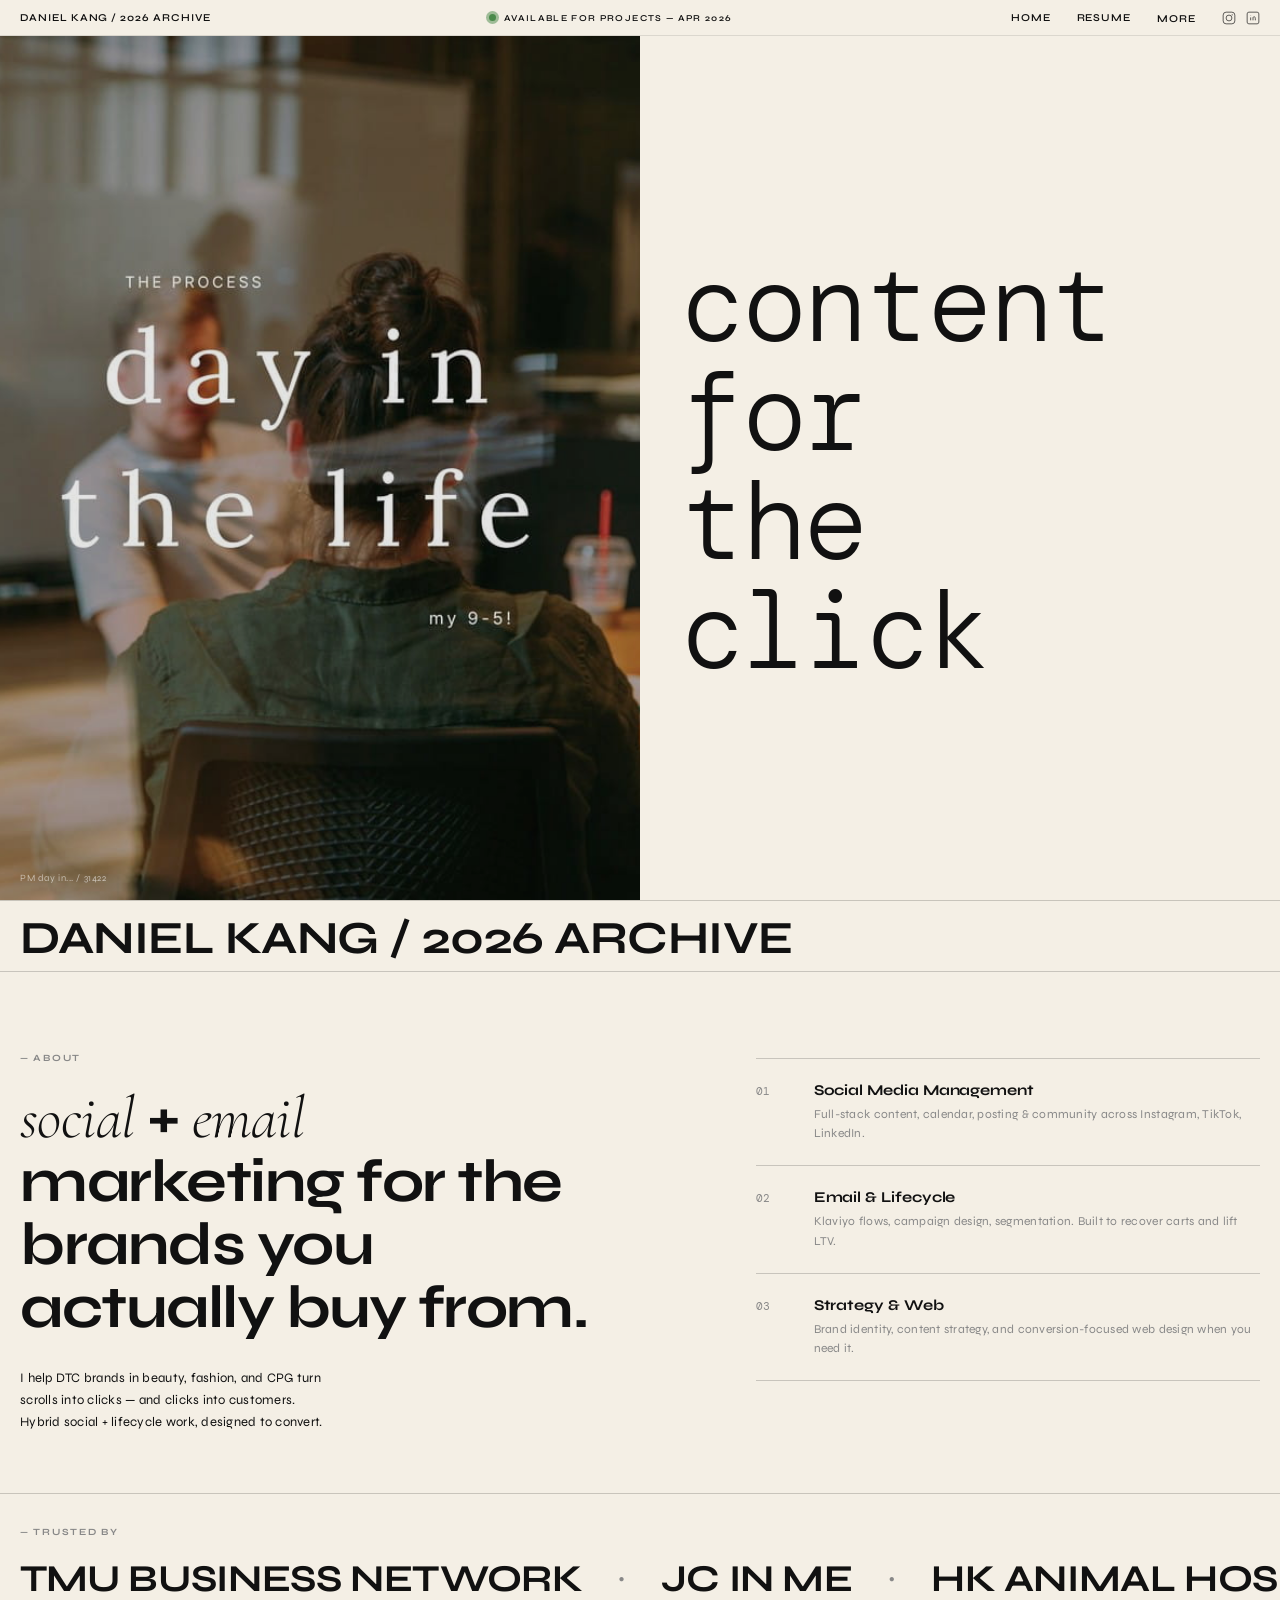
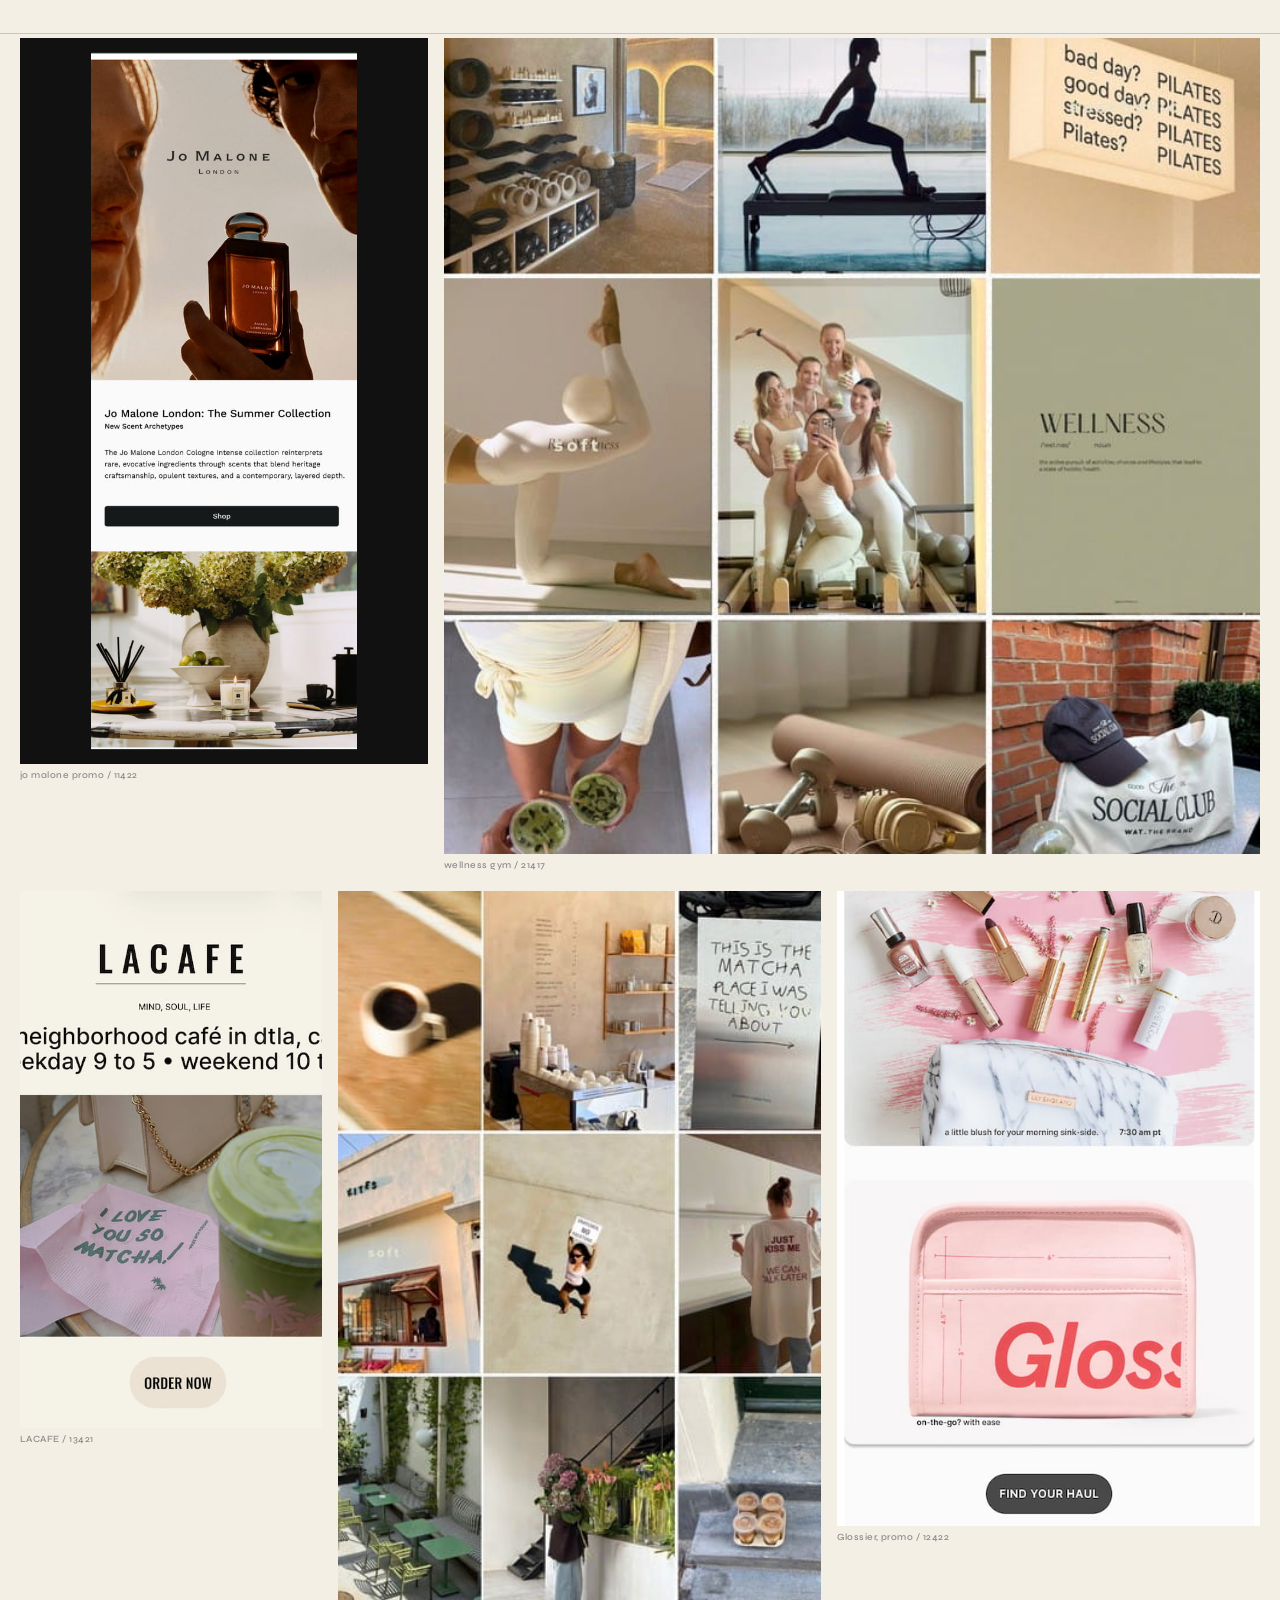
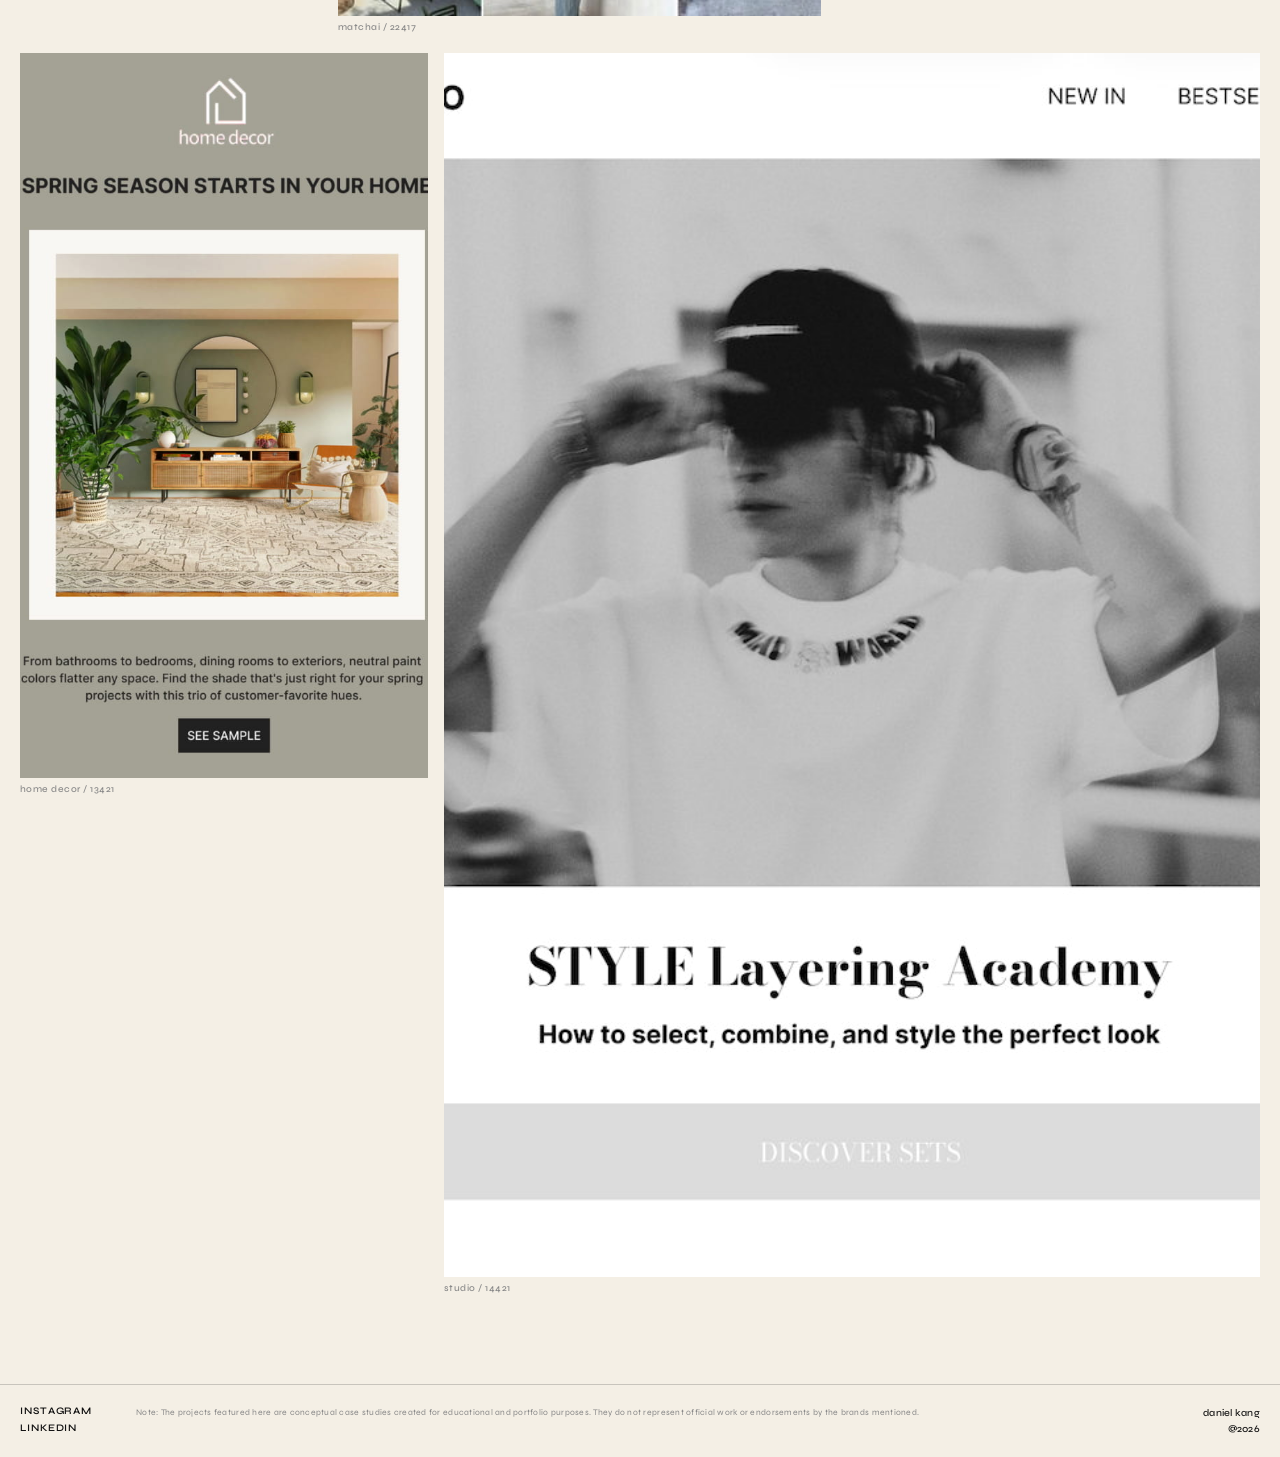
<file: index.html>
<!DOCTYPE html>
<html lang="en">
<head>
  <meta charset="UTF-8" />
  <meta name="viewport" content="width=device-width, initial-scale=1.0" />
  <title>Daniel Kang — Social + Email Marketing</title>
  <meta name="description" content="Daniel Kang — freelance social media management & email marketing for DTC brands in beauty, fashion, and CPG." />

  <!-- Open Graph / LinkedIn / iMessage preview -->
  <meta property="og:title" content="Daniel Kang — Social + Email Marketing" />
  <meta property="og:description" content="Freelance social + email marketing for DTC brands. Currently accepting projects." />
  <meta property="og:type" content="website" />
  <meta property="og:url" content="https://dkang120.github.io/dk2026mp/" />
  <meta property="og:image" content="https://dkang120.github.io/dk2026mp/images/hero-main.jpg" />
  <meta name="twitter:card" content="summary_large_image" />

  <!-- Favicon (inline SVG, no external file needed) -->
  <link rel="icon" type="image/svg+xml" href="data:image/svg+xml,%3Csvg xmlns='http://www.w3.org/2000/svg' viewBox='0 0 100 100'%3E%3Crect width='100' height='100' fill='%23f4efe5'/%3E%3Ctext x='50' y='68' font-family='Georgia,serif' font-style='italic' font-size='62' font-weight='300' text-anchor='middle' fill='%23111'%3Edk%3C/text%3E%3C/svg%3E" />

  <link rel="stylesheet" href="style.css" />
  <link
    href="https://fonts.googleapis.com/css2?family=Cormorant+Garamond:ital,wght@0,300;0,400;1,300;1,400;1,600&family=DM+Mono:wght@300;400&family=Syne:wght@400;500;600;700&display=swap"
    rel="stylesheet"
  />
</head>
<body>

  <!-- ══════════════════════════════════════
       PAGE LOAD INTRO
  ══════════════════════════════════════ -->
  <div class="intro-curtain" id="introCurtain">
    <div class="intro-mark">
      <span class="intro-mark-line">DANIEL KANG</span>
      <span class="intro-mark-sub">2026 ARCHIVE</span>
    </div>
  </div>

  <!-- Custom cursor -->
  <div class="cursor-pill" id="cursorPill">VIEW</div>

  <!-- ══════════════════════════════════════
       NAV
  ══════════════════════════════════════ -->
  <nav class="nav" id="nav">
    <a href="index.html" class="nav-logo">DANIEL KANG / 2026 ARCHIVE</a>

    <span class="nav-status">
      <span class="status-dot"></span>
      AVAILABLE FOR PROJECTS — APR 2026
    </span>

    <div class="nav-links">
      <a href="index.html" class="nav-link active">HOME</a>

      <!-- Resume → opens in new tab -->
      <a href="Daniel_s_Resume.pdf" class="nav-link" target="_blank" rel="noopener">RESUME</a>

      <!-- More dropdown -->
      <div class="nav-dropdown" id="moreDropdown">
        <button class="nav-link dropdown-trigger" id="dropdownBtn" aria-expanded="false">
          MORE
        </button>
        <div class="dropdown-menu" id="dropdownMenu" aria-hidden="true">
          <a href="contact.html" class="dropdown-item">CONTACT</a>
          <a href="https://www.instagram.com/daniellllkang1" target="_blank" rel="noopener" class="dropdown-item">INSTAGRAM</a>
          <a href="https://www.linkedin.com/in/danielkanggg" target="_blank" rel="noopener" class="dropdown-item">LINKEDIN</a>
        </div>
      </div>

      <!-- Social icons -->
      <div class="nav-socials">
        <a href="https://www.instagram.com/daniellllkang1" target="_blank" rel="noopener" class="social-icon" aria-label="Instagram">
          <svg width="14" height="14" viewBox="0 0 24 24" fill="none" stroke="currentColor" stroke-width="1.5"><rect x="2" y="2" width="20" height="20" rx="5"/><circle cx="12" cy="12" r="5"/><circle cx="17.5" cy="6.5" r="1" fill="currentColor" stroke="none"/></svg>
        </a>
        <a href="https://www.linkedin.com/in/danielkanggg" target="_blank" rel="noopener" class="social-icon" aria-label="LinkedIn">
          <svg width="14" height="14" viewBox="0 0 24 24" fill="none" stroke="currentColor" stroke-width="1.5"><rect x="2" y="2" width="20" height="20" rx="3"/><line x1="8" y1="11" x2="8" y2="16"/><line x1="8" y1="8" x2="8" y2="8.5"/><path d="M12 11v5m0-5c0 0 .5-1 2-1s2 1 2 3v3"/></svg>
        </a>
      </div>
    </div>
  </nav>

  <main>

    <!-- ══════════════════════════════════════
         SECTION 1 — HOME
    ══════════════════════════════════════ -->
    <section id="home" class="section-home">

      <!-- Hero Row -->
      <div class="hero-grid">

        <!-- Col 1: Hero image with overlay -->
        <div class="hero-image-col">
          <div class="hero-image-wrap">
            <div class="hero-image">
              <img src="images/hero-main.jpg" alt="Day in the life" />
            </div>
            <p class="hero-image-caption">PM day in... / 31422</p>
          </div>
        </div>

        <!-- Col 2: Mono tagline -->
        <div class="hero-text-col">
          <p class="hero-mono">content<br />for<br />the<br />click</p>
        </div>

      </div><!-- /hero-grid -->

      <!-- Archive Title -->
      <div class="archive-title">DANIEL KANG / 2026 ARCHIVE</div>

    </section><!-- /section-home -->


    <!-- ══════════════════════════════════════
         SECTION — ABOUT / SERVICES
    ══════════════════════════════════════ -->
    <section class="section-about">
      <div class="about-grid">

        <div class="about-intro">
          <p class="about-eyebrow">— ABOUT</p>
          <h2 class="about-headline">
            <em>social</em> + <em>email</em> marketing for the brands you actually buy from.
          </h2>
          <p class="about-body">
            I help DTC brands in beauty, fashion, and CPG turn scrolls into clicks — and clicks into customers. Hybrid social + lifecycle work, designed to convert.
          </p>
        </div>

        <div class="services-list">
          <div class="service-item">
            <span class="service-num">01</span>
            <div>
              <h3 class="service-title">Social Media Management</h3>
              <p class="service-desc">Full-stack content, calendar, posting & community across Instagram, TikTok, LinkedIn.</p>
            </div>
          </div>
          <div class="service-item">
            <span class="service-num">02</span>
            <div>
              <h3 class="service-title">Email & Lifecycle</h3>
              <p class="service-desc">Klaviyo flows, campaign design, segmentation. Built to recover carts and lift LTV.</p>
            </div>
          </div>
          <div class="service-item">
            <span class="service-num">03</span>
            <div>
              <h3 class="service-title">Strategy & Web</h3>
              <p class="service-desc">Brand identity, content strategy, and conversion-focused web design when you need it.</p>
            </div>
          </div>
        </div>

      </div>
    </section>


    <!-- ══════════════════════════════════════
         SECTION — CLIENTS
    ══════════════════════════════════════ -->
    <section class="section-clients">
      <p class="clients-label">— TRUSTED BY</p>
      <div class="clients-marquee">
        <span class="client-name">TMU BUSINESS NETWORK</span>
        <span class="client-dot">●</span>
        <span class="client-name">JC IN ME</span>
        <span class="client-dot">●</span>
        <span class="client-name">HK ANIMAL HOSPITAL</span>
        <span class="client-dot">●</span>
        <span class="client-name">TMU BUSINESS NETWORK</span>
        <span class="client-dot">●</span>
        <span class="client-name">JC IN ME</span>
        <span class="client-dot">●</span>
        <span class="client-name">HK ANIMAL HOSPITAL</span>
      </div>
    </section>


    <!-- ══════════════════════════════════════
         SECTION 2 — PORTFOLIO
    ══════════════════════════════════════ -->
    <section id="portfolio" class="section-portfolio">

      <!-- Row 1: jo malone + wellness gym -->
      <div class="project-row row-2col-narrow-wide">

        <div class="project-item">
            <div class="project-thumb phone-thumb jo-malone-thumb">
            <img src="images/jo-malone.jpg" alt="Jo Malone promo" loading="lazy" />
            <div class="project-overlay">
              <span class="overlay-client">JO MALONE</span>
              <span class="overlay-meta">Email Campaign · 2026</span>
              <span class="overlay-tag">CONCEPTUAL</span>
            </div>
          </div>
          <span class="project-label">jo malone promo / 11422</span>
        </div>

        <div class="project-item">
          <div class="project-thumb mood-board-thumb">
            <img src="images/wellness-gym.jpg" alt="Wellness gym" loading="lazy" />
            <div class="project-overlay">
              <span class="overlay-client">WELLNESS GYM</span>
              <span class="overlay-meta">Brand Mood Board · 2026</span>
              <span class="overlay-tag">CONCEPTUAL</span>
            </div>
          </div>
          <span class="project-label">wellness gym / 21417</span>
        </div>

      </div><!-- /row-1 -->

      <!-- Row 2: LACAFE + matchai + glossier -->
      <div class="project-row row-3col">

        <div class="project-item">
          <div class="project-thumb phone-thumb">
            <img src="images/lacafe.jpg" alt="LACAFE" loading="lazy" />
            <div class="project-overlay">
              <span class="overlay-client">LACAFE</span>
              <span class="overlay-meta">Email Campaign · 2026</span>
              <span class="overlay-tag">CONCEPTUAL</span>
            </div>
          </div>
          <span class="project-label">LACAFE / 13421</span>
        </div>

        <div class="project-item">
          <div class="project-thumb portrait-thumb">
            <img src="images/matchai.jpg" alt="Matchai" loading="lazy" />
            <div class="project-overlay">
              <span class="overlay-client">MATCHAI</span>
              <span class="overlay-meta">Social Mood Board · 2026</span>
              <span class="overlay-tag">CONCEPTUAL</span>
            </div>
          </div>
          <span class="project-label">matchai / 22417</span>
        </div>

        <div class="project-item">
          <div class="project-thumb portrait-thumb glossier-thumb">
            <img src="images/glossier.jpg" alt="Glossier promo" loading="lazy" />
            <div class="project-overlay">
              <span class="overlay-client">GLOSSIER</span>
              <span class="overlay-meta">Email Campaign · 2026</span>
              <span class="overlay-tag">CONCEPTUAL</span>
            </div>
          </div>
          <span class="project-label">Glossier, promo / 12422</span>
        </div>

      </div><!-- /row-2 -->

      <!-- Row 3: home decor + studio -->
      <div class="project-row row-2col-narrow-wide">

        <div class="project-item">
          <div class="project-thumb phone-thumb">
            <img src="images/home-decor.jpg" alt="Home decor" loading="lazy" />
            <div class="project-overlay">
              <span class="overlay-client">HOME DECOR</span>
              <span class="overlay-meta">Email Campaign · 2026</span>
              <span class="overlay-tag">CONCEPTUAL</span>
            </div>
          </div>
          <span class="project-label">home decor / 13421</span>
        </div>

        <div class="project-item">
          <div class="project-thumb wide-thumb">
            <img src="images/studio.jpg" alt="Studio" loading="lazy" />
            <div class="project-overlay">
              <span class="overlay-client">STUDIO</span>
              <span class="overlay-meta">Web Design · 2026</span>
              <span class="overlay-tag">CONCEPTUAL</span>
            </div>
          </div>
          <span class="project-label">studio / 14421</span>
        </div>

      </div><!-- /row-3 -->

    </section><!-- /section-portfolio -->


  </main>

  <!-- ══════════════════════════════════════
       FOOTER
  ══════════════════════════════════════ -->
  <footer class="footer">
    <div class="footer-socials">
      <a href="https://www.instagram.com/daniellllkang1" target="_blank" rel="noopener" class="footer-social-link">INSTAGRAM</a>
      <a href="https://www.linkedin.com/in/danielkanggg" target="_blank" rel="noopener" class="footer-social-link">LINKEDIN</a>
    </div>
    <div class="footer-note">
      <p>Note: The projects featured here are conceptual case studies created for educational and portfolio purposes. They do not represent official work or endorsements by the brands mentioned.</p>
    </div>
    <div class="footer-credit">
      <p>daniel kang<br />@2026</p>
    </div>
  </footer>

  <script src="script.js"></script>

  <script>
    // ─── Intro curtain ───────────────────
    window.addEventListener('load', () => {
      const curtain = document.getElementById('introCurtain');
      if (!curtain) return;
      // Only show curtain on first visit per session
      if (sessionStorage.getItem('introShown')) {
        curtain.style.display = 'none';
        return;
      }
      setTimeout(() => curtain.classList.add('intro-lift'), 1100);
      setTimeout(() => {
        curtain.style.display = 'none';
        sessionStorage.setItem('introShown', '1');
      }, 1900);
    });

    // ─── Custom cursor pill on project hover ───
    (function() {
      const pill = document.getElementById('cursorPill');
      if (!pill) return;
      const thumbs = document.querySelectorAll('.project-thumb');

      document.addEventListener('mousemove', (e) => {
        pill.style.left = e.clientX + 'px';
        pill.style.top  = e.clientY + 'px';
      });

      thumbs.forEach(t => {
        t.addEventListener('mouseenter', () => pill.classList.add('cursor-active'));
        t.addEventListener('mouseleave', () => pill.classList.remove('cursor-active'));
      });
    })();
  </script>
</body>
</html>
</file>
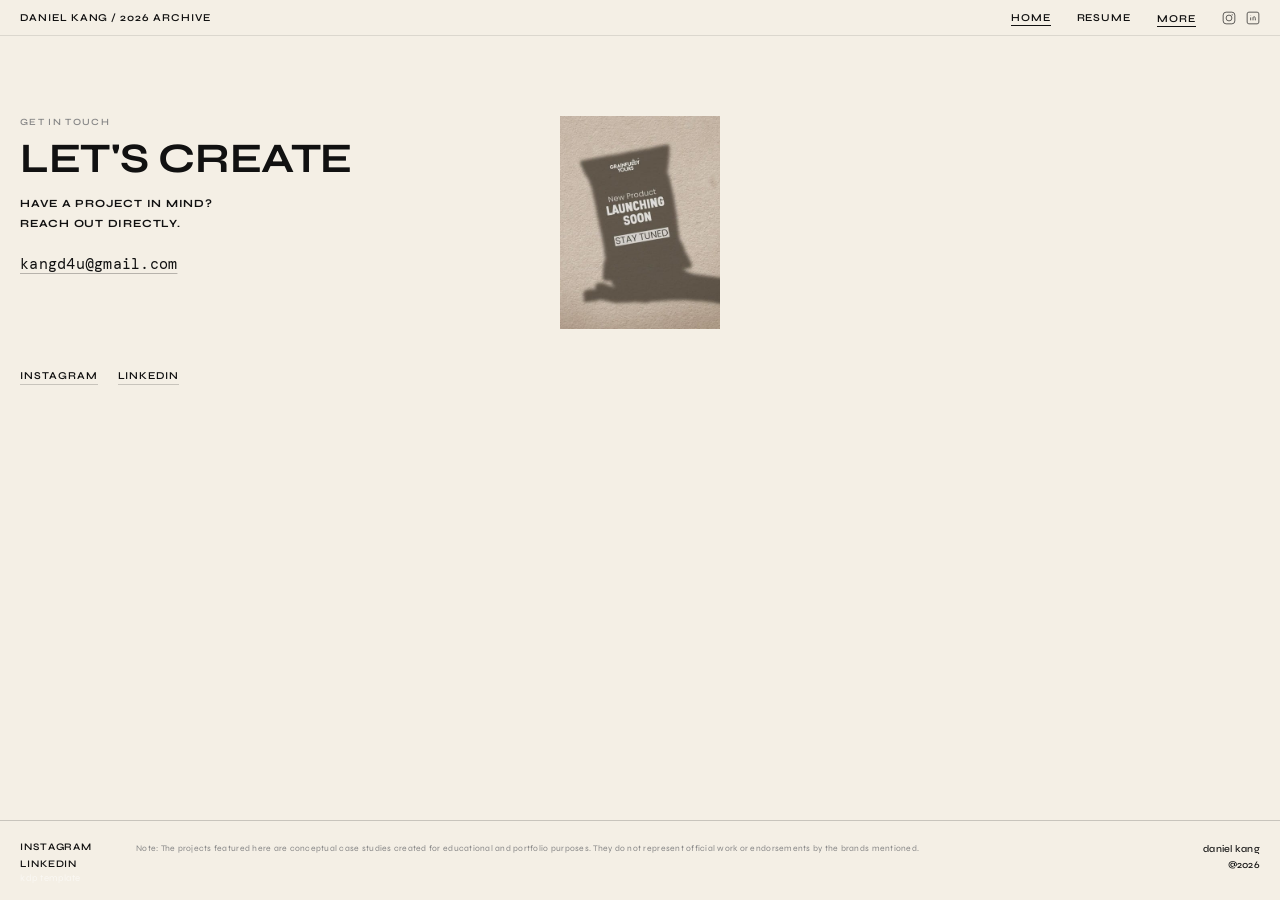
<file: contact.html>
<!DOCTYPE html>
<html lang="en">
<head>
  <meta charset="UTF-8" />
  <meta name="viewport" content="width=device-width, initial-scale=1.0" />
  <title>Contact — Daniel Kang</title>
  <link rel="stylesheet" href="style.css" />
  <link
    href="https://fonts.googleapis.com/css2?family=Cormorant+Garamond:ital,wght@0,300;0,400;1,300;1,400;1,600&family=DM+Mono:wght@300;400&family=Syne:wght@400;500;600;700&display=swap"
    rel="stylesheet"
  />
</head>
<body>

  <!-- NAV -->
  <nav class="nav">
    <a href="index.html" class="nav-logo">DANIEL KANG / 2026 ARCHIVE</a>
    <div class="nav-links">
      <a href="index.html" class="nav-link">HOME</a>
      <a href="resume.html" class="nav-link" target="_blank" rel="noopener">RESUME</a>
      <div class="nav-dropdown" id="moreDropdown">
        <button class="nav-link dropdown-trigger is-open" id="dropdownBtn" aria-expanded="false">
          MORE
        </button>
        <div class="dropdown-menu" id="dropdownMenu" aria-hidden="true">
          <a href="contact.html" class="dropdown-item">CONTACT</a>
          <a href="https://www.instagram.com/daniellllkang1" target="_blank" rel="noopener" class="dropdown-item">INSTAGRAM</a>
          <a href="https://www.linkedin.com/in/danielkanggg" target="_blank" rel="noopener" class="dropdown-item">LINKEDIN</a>
        </div>
      </div>
      <div class="nav-socials">
        <a href="https://www.instagram.com/daniellllkang1" target="_blank" rel="noopener" class="social-icon" aria-label="Instagram">
          <svg width="14" height="14" viewBox="0 0 24 24" fill="none" stroke="currentColor" stroke-width="1.5"><rect x="2" y="2" width="20" height="20" rx="5"/><circle cx="12" cy="12" r="5"/><circle cx="17.5" cy="6.5" r="1" fill="currentColor" stroke="none"/></svg>
        </a>
        <a href="https://www.linkedin.com/in/danielkanggg" target="_blank" rel="noopener" class="social-icon" aria-label="LinkedIn">
          <svg width="14" height="14" viewBox="0 0 24 24" fill="none" stroke="currentColor" stroke-width="1.5"><rect x="2" y="2" width="20" height="20" rx="3"/><line x1="8" y1="11" x2="8" y2="16"/><line x1="8" y1="8" x2="8" y2="8.5"/><path d="M12 11v5m0-5c0 0 .5-1 2-1s2 1 2 3v3"/></svg>
        </a>
      </div>
    </div>
  </nav>

  <!-- CONTACT PAGE -->
  <main class="contact-page">
    <div class="contact-page-inner">

      <div class="contact-page-left">
        <p class="contact-eyebrow">GET IN TOUCH</p>
        <h1 class="contact-page-headline">LET'S CREATE</h1>
        <p class="contact-page-sub">HAVE A PROJECT IN MIND?<br />REACH OUT DIRECTLY.</p>
        <a href="mailto:kangd4u@gmail.com" class="contact-email">kangd4u@gmail.com</a>
      </div>

      <div class="contact-page-right">
        <div class="contact-page-product">
          <img src="images/product-card.jpg" alt="New product launching soon" />
        </div>
        <p class="hero-image-caption" style="text-align:right;">kdp template</p>
      </div>

    </div>

    <div class="contact-socials-row">
      <a href="https://www.instagram.com/daniellllkang1" target="_blank" rel="noopener" class="contact-social-link">INSTAGRAM</a>
      <a href="https://www.linkedin.com/in/danielkanggg" target="_blank" rel="noopener" class="contact-social-link">LINKEDIN</a>
    </div>
  </main>

  <!-- FOOTER -->
  <footer class="footer">
    <div class="footer-socials">
      <a href="https://www.instagram.com/daniellllkang1" target="_blank" rel="noopener" class="footer-social-link">INSTAGRAM</a>
      <a href="https://www.linkedin.com/in/danielkanggg" target="_blank" rel="noopener" class="footer-social-link">LINKEDIN</a>
    </div>
    <div class="footer-note">
      <p>Note: The projects featured here are conceptual case studies created for educational and portfolio purposes. They do not represent official work or endorsements by the brands mentioned.</p>
    </div>
    <div class="footer-credit">
      <p>daniel kang<br />@2026</p>
    </div>
  </footer>

  <script src="script.js"></script>
</body>
</html>
</file>
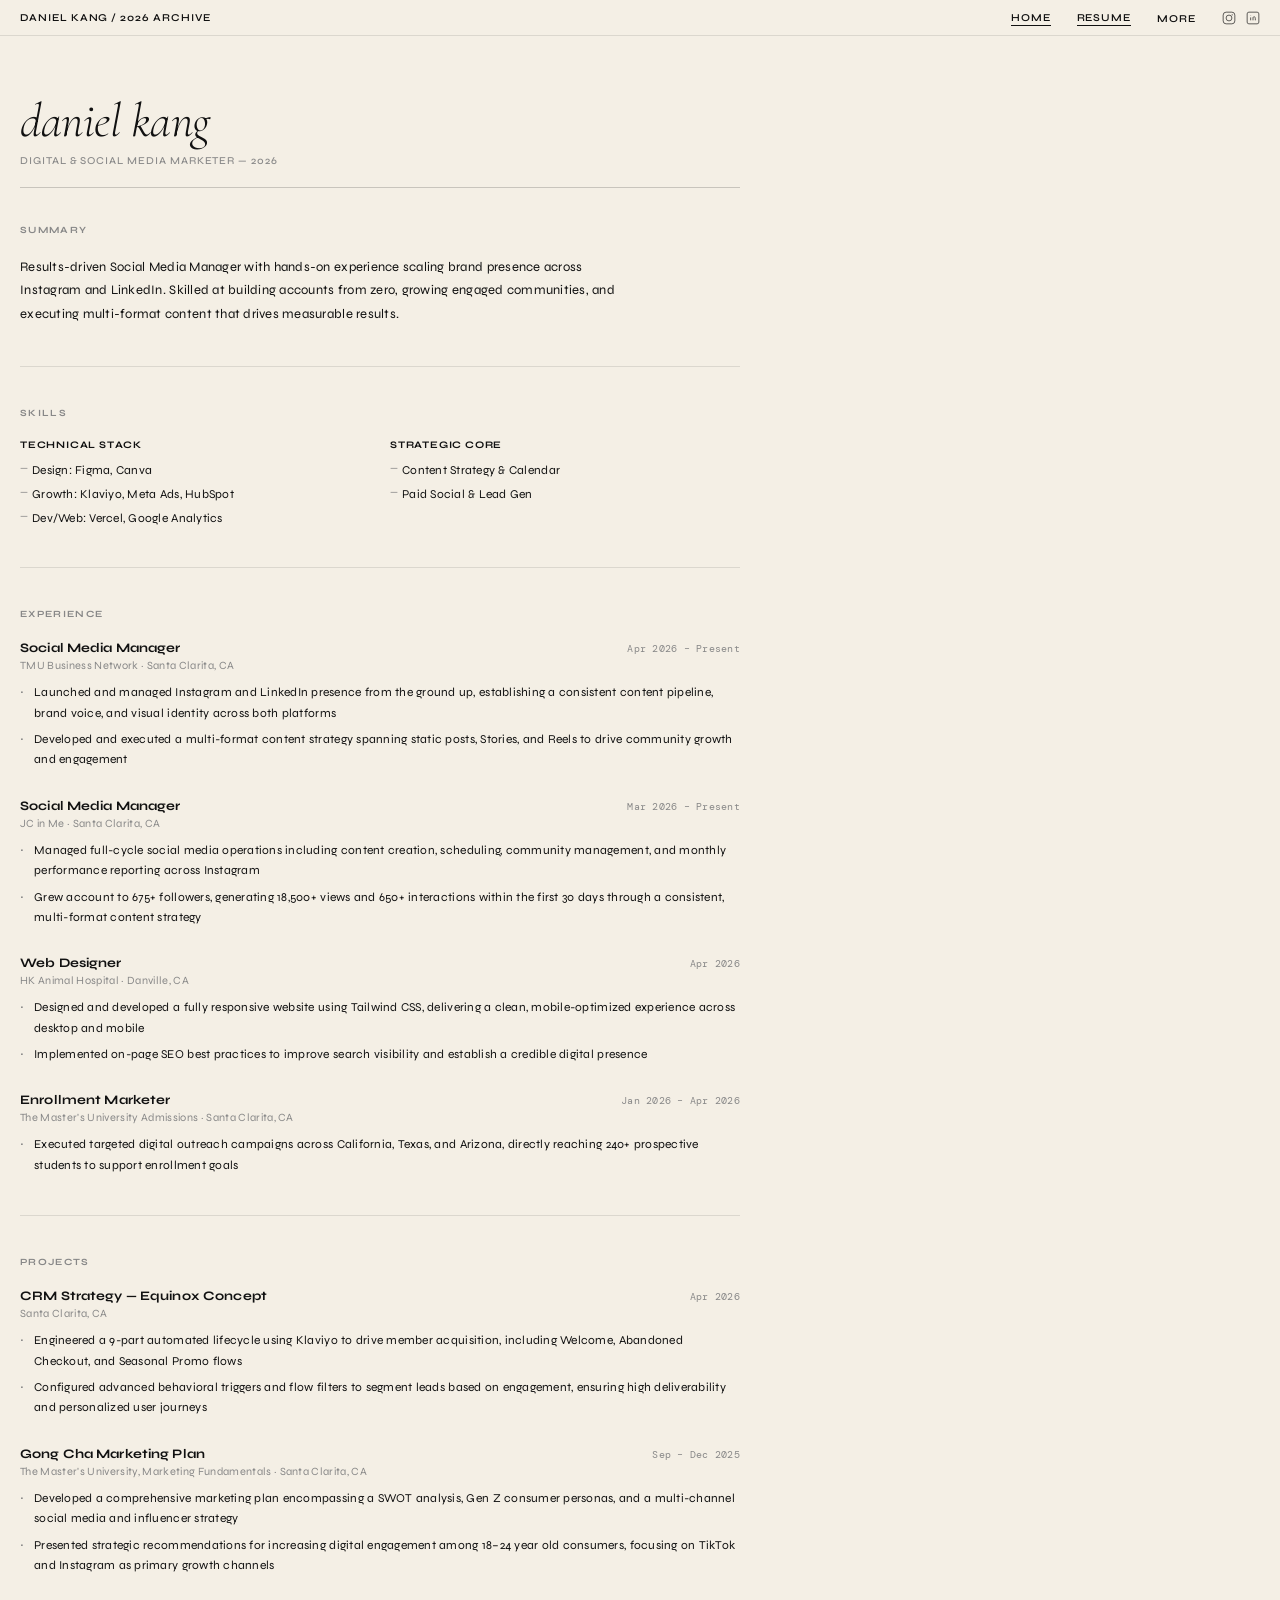
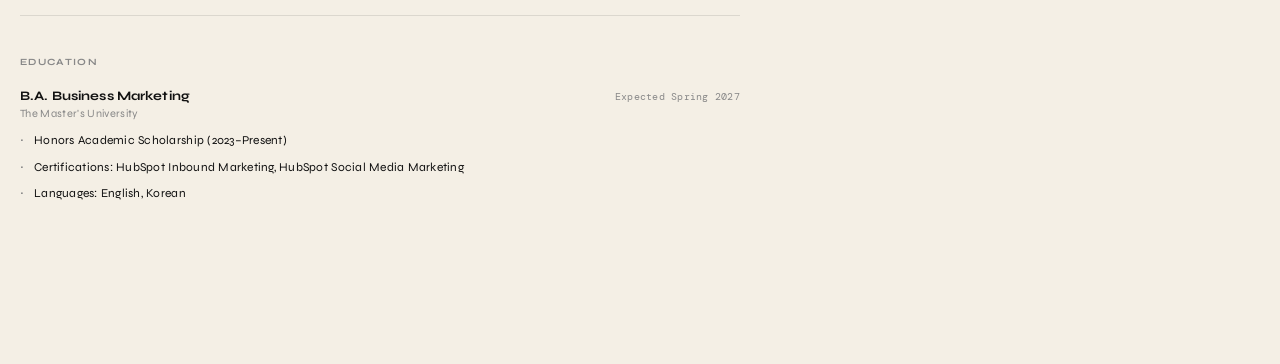
<file: resume.html>
<!DOCTYPE html>
<html lang="en">
<head>
  <meta charset="UTF-8" />
  <meta name="viewport" content="width=device-width, initial-scale=1.0" />
  <title>Resume — Daniel Kang</title>
  <link rel="stylesheet" href="style.css" />
  <link
    href="https://fonts.googleapis.com/css2?family=Cormorant+Garamond:ital,wght@0,300;0,400;1,300;1,400;1,600&family=DM+Mono:wght@300;400&family=Syne:wght@400;500;600;700&display=swap"
    rel="stylesheet"
  />
</head>
<body>

  <!-- NAV -->
  <nav class="nav">
    <a href="index.html" class="nav-logo">DANIEL KANG / 2026 ARCHIVE</a>
    <div class="nav-links">
      <a href="index.html" class="nav-link">HOME</a>
      <a href="resume.html" class="nav-link active">RESUME</a>
      <div class="nav-dropdown" id="moreDropdown">
        <button class="nav-link dropdown-trigger" id="dropdownBtn" aria-expanded="false">
          MORE
        </button>
        <div class="dropdown-menu" id="dropdownMenu" aria-hidden="true">
          <a href="contact.html" class="dropdown-item">CONTACT</a>
          <a href="https://www.instagram.com/daniellllkang1" target="_blank" rel="noopener" class="dropdown-item">INSTAGRAM</a>
          <a href="https://www.linkedin.com/in/danielkanggg" target="_blank" rel="noopener" class="dropdown-item">LINKEDIN</a>
        </div>
      </div>
      <div class="nav-socials">
        <a href="https://www.instagram.com/daniellllkang1" target="_blank" rel="noopener" class="social-icon" aria-label="Instagram">
          <svg width="14" height="14" viewBox="0 0 24 24" fill="none" stroke="currentColor" stroke-width="1.5"><rect x="2" y="2" width="20" height="20" rx="5"/><circle cx="12" cy="12" r="5"/><circle cx="17.5" cy="6.5" r="1" fill="currentColor" stroke="none"/></svg>
        </a>
        <a href="https://www.linkedin.com/in/danielkanggg" target="_blank" rel="noopener" class="social-icon" aria-label="LinkedIn">
          <svg width="14" height="14" viewBox="0 0 24 24" fill="none" stroke="currentColor" stroke-width="1.5"><rect x="2" y="2" width="20" height="20" rx="3"/><line x1="8" y1="11" x2="8" y2="16"/><line x1="8" y1="8" x2="8" y2="8.5"/><path d="M12 11v5m0-5c0 0 .5-1 2-1s2 1 2 3v3"/></svg>
        </a>
      </div>
    </div>
  </nav>

  <!-- RESUME BODY -->
  <div class="resume-page">
    <div class="resume-container">

      <div class="resume-header">
        <h1>daniel kang</h1>
        <p>Digital &amp; Social Media Marketer — 2026</p>
      </div>

      <!-- SUMMARY -->
      <section class="resume-section">
        <h2 class="resume-section-title">SUMMARY</h2>
        <p class="resume-summary">Results-driven Social Media Manager with hands-on experience scaling brand presence across Instagram and LinkedIn. Skilled at building accounts from zero, growing engaged communities, and executing multi-format content that drives measurable results.</p>
      </section>

      <!-- SKILLS -->
      <section class="resume-section">
        <h2 class="resume-section-title">SKILLS</h2>
        <div class="resume-skills-grid">
          <div class="resume-skills-col">
            <p class="resume-skills-label">Technical Stack</p>
            <ul class="resume-skills-list">
              <li>Design: Figma, Canva</li>
              <li>Growth: Klaviyo, Meta Ads, HubSpot</li>
              <li>Dev/Web: Vercel, Google Analytics</li>
            </ul>
          </div>
          <div class="resume-skills-col">
            <p class="resume-skills-label">Strategic Core</p>
            <ul class="resume-skills-list">
              <li>Content Strategy &amp; Calendar</li>
              <li>Paid Social &amp; Lead Gen</li>
            </ul>
          </div>
        </div>
      </section>

      <!-- EXPERIENCE -->
      <section class="resume-section">
        <h2 class="resume-section-title">EXPERIENCE</h2>

        <div class="resume-entry">
          <div class="resume-entry-header">
            <span class="resume-role">Social Media Manager</span>
            <span class="resume-date">Apr 2026 – Present</span>
          </div>
          <p class="resume-company">TMU Business Network · Santa Clarita, CA</p>
          <ul class="resume-bullets">
            <li>Launched and managed Instagram and LinkedIn presence from the ground up, establishing a consistent content pipeline, brand voice, and visual identity across both platforms</li>
            <li>Developed and executed a multi-format content strategy spanning static posts, Stories, and Reels to drive community growth and engagement</li>
          </ul>
        </div>

        <div class="resume-entry">
          <div class="resume-entry-header">
            <span class="resume-role">Social Media Manager</span>
            <span class="resume-date">Mar 2026 – Present</span>
          </div>
          <p class="resume-company">JC in Me · Santa Clarita, CA</p>
          <ul class="resume-bullets">
            <li>Managed full-cycle social media operations including content creation, scheduling, community management, and monthly performance reporting across Instagram</li>
            <li>Grew account to 675+ followers, generating 18,500+ views and 650+ interactions within the first 30 days through a consistent, multi-format content strategy</li>
          </ul>
        </div>

        <div class="resume-entry">
          <div class="resume-entry-header">
            <span class="resume-role">Web Designer</span>
            <span class="resume-date">Apr 2026</span>
          </div>
          <p class="resume-company">HK Animal Hospital · Danville, CA</p>
          <ul class="resume-bullets">
            <li>Designed and developed a fully responsive website using Tailwind CSS, delivering a clean, mobile-optimized experience across desktop and mobile</li>
            <li>Implemented on-page SEO best practices to improve search visibility and establish a credible digital presence</li>
          </ul>
        </div>

        <div class="resume-entry">
          <div class="resume-entry-header">
            <span class="resume-role">Enrollment Marketer</span>
            <span class="resume-date">Jan 2026 – Apr 2026</span>
          </div>
          <p class="resume-company">The Master's University Admissions · Santa Clarita, CA</p>
          <ul class="resume-bullets">
            <li>Executed targeted digital outreach campaigns across California, Texas, and Arizona, directly reaching 240+ prospective students to support enrollment goals</li>
          </ul>
        </div>
      </section>

      <!-- PROJECTS -->
      <section class="resume-section">
        <h2 class="resume-section-title">PROJECTS</h2>

        <div class="resume-entry">
          <div class="resume-entry-header">
            <span class="resume-role">CRM Strategy — Equinox Concept</span>
            <span class="resume-date">Apr 2026</span>
          </div>
          <p class="resume-company">Santa Clarita, CA</p>
          <ul class="resume-bullets">
            <li>Engineered a 9-part automated lifecycle using Klaviyo to drive member acquisition, including Welcome, Abandoned Checkout, and Seasonal Promo flows</li>
            <li>Configured advanced behavioral triggers and flow filters to segment leads based on engagement, ensuring high deliverability and personalized user journeys</li>
          </ul>
        </div>

        <div class="resume-entry">
          <div class="resume-entry-header">
            <span class="resume-role">Gong Cha Marketing Plan</span>
            <span class="resume-date">Sep – Dec 2025</span>
          </div>
          <p class="resume-company">The Master's University, Marketing Fundamentals · Santa Clarita, CA</p>
          <ul class="resume-bullets">
            <li>Developed a comprehensive marketing plan encompassing a SWOT analysis, Gen Z consumer personas, and a multi-channel social media and influencer strategy</li>
            <li>Presented strategic recommendations for increasing digital engagement among 18–24 year old consumers, focusing on TikTok and Instagram as primary growth channels</li>
          </ul>
        </div>
      </section>

      <!-- EDUCATION -->
      <section class="resume-section">
        <h2 class="resume-section-title">EDUCATION</h2>
        <div class="resume-entry">
          <div class="resume-entry-header">
            <span class="resume-role">B.A. Business Marketing</span>
            <span class="resume-date">Expected Spring 2027</span>
          </div>
          <p class="resume-company">The Master's University</p>
          <ul class="resume-bullets">
            <li>Honors Academic Scholarship (2023–Present)</li>
            <li>Certifications: HubSpot Inbound Marketing, HubSpot Social Media Marketing</li>
            <li>Languages: English, Korean</li>
          </ul>
        </div>
      </section>

    </div>
  </div>

  <script src="script.js"></script>
</body>
</html>
</file>
<file: style.css>
/* ══════════════════════════════════════════════
   DANIEL KANG / 2026 ARCHIVE — style.css
   Fonts: Cormorant Garamond · DM Mono · Syne
══════════════════════════════════════════════ */

/* ─── Google Fonts ──────────────────────── */
@import url('https://fonts.googleapis.com/css2?family=Cormorant+Garamond:ital,wght@0,300;0,400;1,300;1,400;1,600&family=DM+Mono:wght@300;400&family=Syne:wght@400;500;600;700&display=swap');

/* ─── Variables ──────────────────────────── */
:root {
  --bg:           #f4efe5;
  --bg-dark:      #1a1a1a;
  --text:         #111111;
  --text-muted:   #888888;
  --text-light:   #cccccc;
  --border:       rgba(0, 0, 0, 0.10);
  --border-dark:  rgba(0, 0, 0, 0.18);

  --font-display: 'Cormorant Garamond', Georgia, serif;
  --font-mono:    'DM Mono', 'Courier New', monospace;
  --font-body:    'Syne', sans-serif;

  --nav-h:  36px;
  --pad-x:  20px;
}

/* ─── Reset ──────────────────────────────── */
*,
*::before,
*::after { margin: 0; padding: 0; box-sizing: border-box; }

html { scroll-behavior: smooth; }

body {
  background: var(--bg);
  color: var(--text);
  font-family: var(--font-body);
  font-size: 13px;
  letter-spacing: 0.02em;
  -webkit-font-smoothing: antialiased;
}

a { text-decoration: none; color: inherit; }
img { display: block; width: 100%; height: 100%; object-fit: cover; }


/* ══════════════════════════════════════════
   NAV
══════════════════════════════════════════ */
.nav {
  position: fixed;
  top: 0; left: 0; right: 0;
  z-index: 200;
  background: var(--bg);
  height: var(--nav-h);
  display: flex;
  align-items: center;
  justify-content: space-between;
  padding: 0 var(--pad-x);
  border-bottom: 1px solid var(--border);
}

.nav-logo {
  font-family: var(--font-body);
  font-size: 10.5px;
  font-weight: 600;
  letter-spacing: 0.09em;
  text-transform: uppercase;
}

.nav-links {
  display: flex;
  align-items: center;
  gap: 26px;
}

/* Shared nav link style */
.nav-link,
.dropdown-trigger {
  font-family: var(--font-body);
  font-size: 10.5px;
  font-weight: 600;
  letter-spacing: 0.09em;
  text-transform: uppercase;
  color: var(--text);
  background: none;
  border: none;
  cursor: pointer;
  padding: 0;
  position: relative;
  transition: opacity 0.2s;
}

.nav-link::after,
.dropdown-trigger::after {
  content: '';
  position: absolute;
  bottom: -2px; left: 0;
  height: 1px;
  width: 0;
  background: var(--text);
  transition: width 0.25s ease;
}

.nav-link:hover::after,
.nav-link.active::after,
.dropdown-trigger:hover::after,
.dropdown-trigger.is-open::after {
  width: 100%;
}

/* Dropdown wrapper */
.nav-dropdown {
  position: relative;
}

/* Dropdown menu */
.dropdown-menu {
  position: absolute;
  top: calc(100% + 14px);
  right: 0;
  background: var(--bg);
  border: 1px solid var(--border-dark);
  min-width: 150px;
  display: flex;
  flex-direction: column;
  overflow: hidden;

  /* Hidden state */
  opacity: 0;
  pointer-events: none;
  transform: translateY(-6px);
  transition: opacity 0.2s ease, transform 0.2s ease;
}

.dropdown-menu.open {
  opacity: 1;
  pointer-events: auto;
  transform: translateY(0);
}

.dropdown-item {
  display: block;
  font-family: var(--font-body);
  font-size: 10.5px;
  font-weight: 600;
  letter-spacing: 0.09em;
  text-transform: uppercase;
  color: var(--text);
  padding: 10px 16px;
  transition: background 0.15s;
}

.dropdown-item:hover {
  background: rgba(0, 0, 0, 0.045);
}

/* Social icons in nav */
.nav-socials {
  display: flex;
  align-items: center;
  gap: 10px;
}

.social-icon {
  display: flex;
  align-items: center;
  color: var(--text);
  opacity: 0.75;
  transition: opacity 0.2s;
}

.social-icon:hover { opacity: 1; }


/* ══════════════════════════════════════════
   MAIN WRAPPER
══════════════════════════════════════════ */
main {
  padding-top: var(--nav-h);
}


/* ══════════════════════════════════════════
   SECTION 1 — HOME
══════════════════════════════════════════ */
.section-home {
  padding: 0; /* edge-to-edge, no padding */
}

/* ─── Hero Grid ──────────────────────────── */
.hero-grid {
  display: grid;
  grid-template-columns: 1fr 1fr;
  gap: 0;
  min-height: calc(100vh - var(--nav-h));
  align-items: stretch;
}

/* Col 1 — hero image */
.hero-image-col {
  position: relative;
  overflow: hidden;
}

.hero-image-wrap {
  height: 100%;
  position: relative;
}

.hero-image {
  width: 100%;
  height: 100%;
  min-height: calc(100vh - var(--nav-h));
  background: #2b2b2b;
  position: relative;
  overflow: hidden;
}

.hero-image img {
  opacity: 0.88;
  width: 100%;
  height: 100%;
  object-fit: cover;
  object-position: center top;
}

.hero-image-caption {
  position: absolute;
  bottom: 16px;
  left: 20px;
  font-family: var(--font-body);
  font-size: 9.5px;
  color: rgba(255,255,255,0.55);
  letter-spacing: 0.06em;
}

/* Col 2 — mono tagline */
.hero-text-col {
  display: flex;
  flex-direction: column;
  justify-content: center;
  padding: 48px 40px;
}

.hero-mono {
  font-family: var(--font-mono);
  font-size: clamp(52px, 8.5vw, 110px);
  font-weight: 300;
  line-height: 1.0;
  letter-spacing: -0.03em;
  color: var(--text);
}

/* Col 3 — CTA */
.hero-cta-col {
  padding-top: 22px;
}

.cta-headline {
  font-family: var(--font-body);
  font-size: 28px;
  font-weight: 700;
  letter-spacing: -0.01em;
  margin-bottom: 8px;
}

.cta-sub {
  font-family: var(--font-body);
  font-size: 10.5px;
  font-weight: 700;
  letter-spacing: 0.07em;
  text-transform: uppercase;
  line-height: 1.7;
  margin-bottom: 12px;
}

.cta-email {
  font-family: var(--font-mono);
  font-size: 13px;
  color: var(--text);
  text-decoration: underline;
  text-underline-offset: 3px;
  text-decoration-color: var(--border-dark);
  transition: text-decoration-color 0.2s;
}

.cta-email:hover {
  text-decoration-color: var(--text);
}

/* Col 4 — product card */
.hero-product-col {}

.hero-product {
  width: 100%;
  aspect-ratio: 3 / 4;
  background: #d8d2c6;
  overflow: hidden;
  position: relative;
  display: flex;
  align-items: center;
  justify-content: center;
  padding: 14px;
}

.hero-product img {
  position: absolute;
  inset: 0;
}

.product-badge {
  position: relative;
  text-align: center;
  background: rgba(255,255,255,0.55);
  padding: 12px 10px;
  border: 1px solid rgba(0,0,0,0.08);
  width: 80%;
}

.product-badge-label {
  font-size: 7.5px;
  font-weight: 600;
  letter-spacing: 0.12em;
  text-transform: uppercase;
  color: var(--text-muted);
  margin-bottom: 4px;
}

.product-badge-main {
  font-family: var(--font-body);
  font-size: 13px;
  font-weight: 700;
  line-height: 1.2;
  letter-spacing: 0.04em;
  text-transform: uppercase;
  margin-bottom: 6px;
}

.product-badge-tag {
  font-size: 7px;
  font-weight: 600;
  letter-spacing: 0.14em;
  text-transform: uppercase;
  color: var(--text-muted);
}

/* ─── Archive Title ──────────────────────── */
.archive-title {
  font-family: var(--font-body);
  font-weight: 700;
  font-size: clamp(26px, 4.5vw, 46px);
  letter-spacing: -0.01em;
  text-transform: uppercase;
  padding: 14px var(--pad-x) 10px;
  border-top: 1px solid var(--border-dark);
  line-height: 1;
}


/* ══════════════════════════════════════════
   SECTION 2 — PORTFOLIO
══════════════════════════════════════════ */
.section-portfolio {
  padding: 4px var(--pad-x) 70px;
}

/* ─── Row layouts ──────────────────────── */
.project-row {
  display: grid;
  gap: 16px;
  margin-bottom: 20px;
  align-items: start;
}

.row-2col-narrow-wide {
  grid-template-columns: 1fr 2fr;
}

.row-3col {
  grid-template-columns: 1fr 1.6fr 1.4fr;
}

/* ─── Project item ──────────────────────── */
.project-item {
  display: flex;
  flex-direction: column;
  gap: 5px;
}

.project-label {
  font-family: var(--font-body);
  font-size: 9.5px;
  font-weight: 500;
  letter-spacing: 0.05em;
  color: var(--text-muted);
}

/* ─── Thumb types ──────────────────────── */
.project-thumb {
  overflow: hidden;
  width: 100%;
  position: relative;
}

.project-thumb img {
  width: 100%;
  height: 100%;
  object-fit: cover;
  display: block;
}

.phone-thumb      { aspect-ratio: 9 / 16; }
.portrait-thumb   { aspect-ratio: 2 / 3; }
.mood-board-thumb { aspect-ratio: 1 / 1; background: #ede8dd; }
.wide-thumb       { aspect-ratio: 2 / 3; } /* studio — tall to show full page */
.glossier-thumb   { aspect-ratio: 2 / 3; }

/* Jo Malone dark device-frame card */
.jo-malone-thumb {
  background: #111;
  padding: 14px 10px;
  aspect-ratio: 9 / 16;
}
.jo-malone-thumb img {
  object-fit: contain;
  object-position: center top;
}

/* Per-image crop anchors */
.glossier-thumb img  { object-position: center bottom; }

/* Placeholders (remove when adding real images) */
.thumb-placeholder {
  width: 100%; height: 100%;
  display: flex;
  flex-direction: column;
  align-items: center;
  justify-content: center;
  padding: 16px;
  text-align: center;
}

.thumb-placeholder.dark   { background: #1e1e1e; color: #fff; }
.thumb-placeholder.cream  { background: #f0ead8; color: var(--text); }
.thumb-placeholder.mid    { background: #c8c2b5; }
.thumb-placeholder.pink   { background: #f0cac5; color: var(--text); }
.thumb-placeholder.sage   { background: #b5bcad; color: #fff; }

/* Jo Malone placeholder */
.thumb-brand {
  font-family: var(--font-display);
  font-style: italic;
  font-size: 18px;
  font-weight: 300;
  line-height: 1.2;
  color: #fff;
  letter-spacing: 0.03em;
}

/* LACAFE placeholder */
.cafe-name {
  font-family: var(--font-body);
  font-size: 16px;
  font-weight: 700;
  letter-spacing: 0.06em;
  margin-bottom: 8px;
}

.cafe-sub {
  font-size: 9px;
  font-weight: 500;
  letter-spacing: 0.04em;
  line-height: 1.6;
  color: var(--text-muted);
}

/* Glossier placeholder */
.glossier-wordmark {
  font-family: var(--font-display);
  font-style: italic;
  font-size: 42px;
  font-weight: 400;
  letter-spacing: -0.01em;
}

/* Home decor placeholder */
.home-icon  { font-size: 20px; margin-bottom: 8px; }
.home-label {
  font-size: 8.5px;
  font-weight: 600;
  letter-spacing: 0.08em;
  line-height: 1.6;
  text-transform: uppercase;
}

/* Studio placeholder */
.studio-thumb-inner { justify-content: flex-start; padding: 14px; }
.studio-label {
  font-family: var(--font-body);
  font-size: 10px;
  font-weight: 600;
  letter-spacing: 0.12em;
  text-transform: uppercase;
  color: rgba(255,255,255,0.5);
}

/* ─── Mood board grid ──────────────────────── */
.mood-grid {
  width: 100%; height: 100%;
  display: grid;
  grid-template-columns: repeat(3, 1fr);
  grid-template-rows: repeat(3, 1fr);
  gap: 2px;
}

.mood-cell { background: #d4cfc4; }
.mc-1 { background: #c8c4b8; }
.mc-2 { background: #b8bfb2; }
.mc-3 { background: #ddd8ce; }
.mc-4 { background: #cfc9bc; }
.mc-5 {
  background: #e8e2d6;
  display: flex; align-items: center; justify-content: center;
  font-family: var(--font-body);
  font-size: 9px;
  font-weight: 600;
  letter-spacing: 0.1em;
  text-transform: uppercase;
  color: var(--text-muted);
}
.mc-6 { background: #b5b0a6; }
.mc-7 { background: #d2cdbf; }
.mc-8 { background: #c4bfb3; }
.mc-9 { background: #dbd6ca; }


/* ══════════════════════════════════════════
   CONTACT PAGE (contact.html)
══════════════════════════════════════════ */
.contact-page {
  padding: calc(var(--nav-h) + 80px) var(--pad-x) 80px;
  min-height: calc(100vh - 80px);
}

.contact-page-inner {
  display: grid;
  grid-template-columns: 1fr 160px;
  gap: 60px;
  align-items: start;
  max-width: 700px;
  margin-bottom: 40px;
}

.contact-eyebrow {
  font-size: 9.5px;
  font-weight: 600;
  letter-spacing: 0.14em;
  text-transform: uppercase;
  color: var(--text-muted);
  margin-bottom: 14px;
}

.contact-page-headline {
  font-family: var(--font-body);
  font-size: 42px;
  font-weight: 700;
  letter-spacing: -0.01em;
  margin-bottom: 14px;
  line-height: 1;
  text-decoration: none !important;
}

.contact-page-sub {
  font-size: 11px;
  font-weight: 700;
  letter-spacing: 0.07em;
  text-transform: uppercase;
  line-height: 1.8;
  margin-bottom: 20px;
}

.contact-email {
  font-family: var(--font-mono);
  font-size: 15px;
  color: var(--text);
  text-decoration: underline;
  text-underline-offset: 4px;
  text-decoration-color: rgba(0,0,0,0.25);
  transition: text-decoration-color 0.2s;
  display: inline-block;
  margin-bottom: 32px;
}

.contact-email:hover { text-decoration-color: var(--text); }

.contact-page-product {
  width: 100%;
  aspect-ratio: 3 / 4;
  overflow: hidden;
}

.contact-page-product img {
  width: 100%;
  height: 100%;
  object-fit: cover;
}

.contact-socials-row {
  display: flex;
  gap: 20px;
  max-width: 700px;
}

.contact-social-link {
  font-family: var(--font-body);
  font-size: 10.5px;
  font-weight: 600;
  letter-spacing: 0.09em;
  text-transform: uppercase;
  color: var(--text);
  border-bottom: 1px solid var(--border-dark);
  padding-bottom: 2px;
  transition: border-color 0.2s;
}

.contact-social-link:hover { border-color: var(--text); }

@media (max-width: 600px) {
  .contact-page-inner { grid-template-columns: 1fr; }
  .contact-page-headline { font-size: 32px; }
}
.section-contact {
  padding: 60px var(--pad-x) 72px;
  border-top: 1px solid var(--border-dark);
}

.contact-inner {
  max-width: 500px;
}

.contact-eyebrow {
  font-size: 9.5px;
  font-weight: 600;
  letter-spacing: 0.14em;
  text-transform: uppercase;
  color: var(--text-muted);
  margin-bottom: 10px;
}

.contact-headline {
  font-family: var(--font-body);
  font-size: 38px;
  font-weight: 700;
  letter-spacing: -0.01em;
  margin-bottom: 12px;
  line-height: 1;
}

.contact-sub {
  font-size: 10.5px;
  font-weight: 700;
  letter-spacing: 0.07em;
  text-transform: uppercase;
  line-height: 1.8;
  margin-bottom: 16px;
}

.contact-email {
  font-family: var(--font-mono);
  font-size: 15px;
  color: var(--text);
  text-decoration: underline;
  text-underline-offset: 4px;
  text-decoration-color: rgba(0,0,0,0.25);
  transition: text-decoration-color 0.2s;
  display: inline-block;
  margin-bottom: 28px;
}

.contact-email:hover {
  text-decoration-color: var(--text);
}

.contact-socials {
  display: flex;
  gap: 20px;
}

.contact-social-link {
  font-family: var(--font-body);
  font-size: 10.5px;
  font-weight: 600;
  letter-spacing: 0.09em;
  text-transform: uppercase;
  color: var(--text);
  border-bottom: 1px solid var(--border-dark);
  padding-bottom: 2px;
  transition: border-color 0.2s;
}

.contact-social-link:hover {
  border-color: var(--text);
}


/* ══════════════════════════════════════════
   FOOTER
══════════════════════════════════════════ */
.footer {
  display: grid;
  grid-template-columns: 100px 1fr 100px;
  gap: 16px;
  padding: 20px var(--pad-x);
  border-top: 1px solid var(--border-dark);
  align-items: start;
}

.footer-socials {
  display: flex;
  flex-direction: column;
  gap: 5px;
}

.footer-social-link {
  font-family: var(--font-body);
  font-size: 10px;
  font-weight: 600;
  letter-spacing: 0.09em;
  text-transform: uppercase;
  color: var(--text);
  transition: opacity 0.2s;
}

.footer-social-link:hover { opacity: 0.5; }

.footer-note {
  font-size: 8.5px;
  color: var(--text-muted);
  line-height: 1.7;
}

.footer-credit {
  text-align: right;
  font-family: var(--font-body);
  font-size: 10px;
  font-weight: 500;
  line-height: 1.6;
  color: var(--text);
}


/* ══════════════════════════════════════════
   RESUME PAGE (resume.html)
══════════════════════════════════════════ */
.resume-page {
  padding-top: var(--nav-h);
  min-height: 100vh;
  display: flex;
  align-items: flex-start;
}

.resume-container {
  padding: 56px var(--pad-x) 80px;
  width: 100%;
  max-width: 760px;
}

.resume-header {
  border-bottom: 1px solid var(--border-dark);
  padding-bottom: 20px;
  margin-bottom: 36px;
}

.resume-header h1 {
  font-family: var(--font-display);
  font-style: italic;
  font-weight: 300;
  font-size: 48px;
  letter-spacing: -0.01em;
  margin-bottom: 4px;
}

.resume-header p {
  font-size: 10.5px;
  font-weight: 500;
  letter-spacing: 0.09em;
  text-transform: uppercase;
  color: var(--text-muted);
}

.resume-section {
  margin-bottom: 40px;
  padding-bottom: 40px;
  border-bottom: 1px solid var(--border);
}

.resume-section:last-child {
  border-bottom: none;
}

.resume-section-title {
  font-family: var(--font-body);
  font-size: 9.5px;
  font-weight: 700;
  letter-spacing: 0.14em;
  text-transform: uppercase;
  color: var(--text-muted);
  margin-bottom: 20px;
}

.resume-summary {
  font-size: 13px;
  line-height: 1.8;
  max-width: 600px;
}

.resume-skills-grid {
  display: grid;
  grid-template-columns: 1fr 1fr;
  gap: 20px;
}

.resume-skills-label {
  font-size: 10px;
  font-weight: 700;
  letter-spacing: 0.08em;
  text-transform: uppercase;
  margin-bottom: 10px;
}

.resume-skills-list {
  list-style: none;
  display: flex;
  flex-direction: column;
  gap: 6px;
}

.resume-skills-list li {
  font-size: 12px;
  color: var(--text);
  line-height: 1.5;
  padding-left: 12px;
  position: relative;
}

.resume-skills-list li::before {
  content: '—';
  position: absolute;
  left: 0;
  color: var(--text-muted);
  font-size: 10px;
}

.resume-entry {
  margin-bottom: 28px;
}

.resume-entry:last-child { margin-bottom: 0; }

.resume-entry-header {
  display: flex;
  justify-content: space-between;
  align-items: baseline;
  gap: 16px;
  margin-bottom: 3px;
}

.resume-role {
  font-family: var(--font-body);
  font-size: 13px;
  font-weight: 700;
  letter-spacing: 0.01em;
}

.resume-date {
  font-family: var(--font-mono);
  font-size: 10px;
  color: var(--text-muted);
  white-space: nowrap;
}

.resume-company {
  font-size: 11px;
  color: var(--text-muted);
  letter-spacing: 0.03em;
  margin-bottom: 10px;
}

.resume-bullets {
  list-style: none;
  display: flex;
  flex-direction: column;
  gap: 6px;
}

.resume-bullets li {
  font-size: 12px;
  line-height: 1.7;
  padding-left: 14px;
  position: relative;
  color: var(--text);
}

.resume-bullets li::before {
  content: '·';
  position: absolute;
  left: 0;
  color: var(--text-muted);
  font-size: 16px;
  line-height: 1.3;
}


/* ══════════════════════════════════════════
   ANIMATIONS
══════════════════════════════════════════ */
@keyframes fadeUp {
  from { opacity: 0; transform: translateY(14px); }
  to   { opacity: 1; transform: translateY(0); }
}

.hero-grid,
.archive-title {
  animation: fadeUp 0.55s ease both;
}

.hero-text-col   { animation-delay: 0.08s; }
.hero-cta-col    { animation-delay: 0.14s; }
.hero-product-col{ animation-delay: 0.20s; }
.archive-title   { animation-delay: 0.24s; }


/* ══════════════════════════════════════════
   RESPONSIVE — TABLET
══════════════════════════════════════════ */
@media (max-width: 900px) {
  .hero-grid {
    grid-template-columns: 1fr 1fr;
  }

  .hero-mono {
    font-size: clamp(36px, 6vw, 72px);
  }

  .hero-product-col { display: none; }

  .row-3col {
    grid-template-columns: 1fr 1.4fr;
  }

  .row-2col-narrow-wide {
    grid-template-columns: 1fr 1.6fr;
  }

  .footer {
    grid-template-columns: 1fr 1fr;
  }

  .footer-credit { grid-column: 2; }
  .footer-note   { grid-column: 1 / -1; order: 3; }
}

/* ══════════════════════════════════════════
   RESPONSIVE — MOBILE
══════════════════════════════════════════ */
@media (max-width: 600px) {
  :root { --pad-x: 14px; }

  .nav-logo { display: none; }

  .hero-grid {
    grid-template-columns: 1fr;
    min-height: auto;
  }

  .hero-image {
    min-height: 60vw;
    aspect-ratio: 4 / 3;
    height: auto;
  }

  .hero-text-col {
    padding: 28px var(--pad-x);
    justify-content: flex-start;
  }

  .hero-mono {
    font-size: clamp(44px, 14vw, 72px);
    line-height: 1.0;
  }

  .hero-image-caption {
    color: rgba(255,255,255,0.5);
  }

  .hero-cta-col { padding-top: 0; }

  .row-2col-narrow-wide,
  .row-3col {
    grid-template-columns: 1fr;
    max-width: 300px;
  }

  .archive-title { font-size: 22px; }

  .footer {
    grid-template-columns: 1fr;
    gap: 18px;
  }

  .footer-credit { text-align: left; }
}


/* ══════════════════════════════════════════
   POLISH PASS — APRIL 2026
   intro · cursor · status · about · clients · hover
══════════════════════════════════════════ */

/* ─── Intro curtain ───────────────────── */
.intro-curtain {
  position: fixed;
  inset: 0;
  z-index: 9999;
  background: #111;
  display: flex;
  align-items: center;
  justify-content: center;
  transition: transform 0.7s cubic-bezier(0.7, 0, 0.2, 1);
}

.intro-curtain.intro-lift {
  transform: translateY(-100%);
}

.intro-mark {
  text-align: center;
  color: #f4efe5;
  animation: introFadeUp 0.7s cubic-bezier(0.2, 0.8, 0.2, 1) 0.15s both;
}

.intro-mark-line {
  display: block;
  font-family: var(--font-display);
  font-style: italic;
  font-weight: 300;
  font-size: clamp(40px, 7vw, 88px);
  letter-spacing: -0.02em;
  line-height: 1;
}

.intro-mark-sub {
  display: block;
  font-family: var(--font-body);
  font-size: 10px;
  font-weight: 600;
  letter-spacing: 0.4em;
  margin-top: 14px;
  color: rgba(244, 239, 229, 0.55);
}

@keyframes introFadeUp {
  from { opacity: 0; transform: translateY(18px); }
  to   { opacity: 1; transform: translateY(0); }
}

/* ─── Custom cursor pill ──────────────── */
.cursor-pill {
  position: fixed;
  top: 0;
  left: 0;
  z-index: 500;
  transform: translate(-50%, -50%) scale(0.4);
  background: #111;
  color: #f4efe5;
  font-family: var(--font-body);
  font-size: 9.5px;
  font-weight: 700;
  letter-spacing: 0.18em;
  padding: 9px 14px;
  border-radius: 999px;
  pointer-events: none;
  opacity: 0;
  transition: opacity 0.18s ease, transform 0.22s cubic-bezier(0.3, 0.7, 0.3, 1);
  mix-blend-mode: difference;
}

.cursor-pill.cursor-active {
  opacity: 1;
  transform: translate(-50%, -50%) scale(1);
}

@media (hover: none), (max-width: 900px) {
  .cursor-pill { display: none; }
}

/* ─── Available for projects status ───── */
.nav-status {
  display: inline-flex;
  align-items: center;
  gap: 8px;
  font-family: var(--font-body);
  font-size: 9px;
  font-weight: 600;
  letter-spacing: 0.15em;
  color: var(--text);
}

.status-dot {
  display: inline-block;
  width: 7px;
  height: 7px;
  border-radius: 50%;
  background: #4a8a4a;
  position: relative;
}

.status-dot::after {
  content: '';
  position: absolute;
  inset: -3px;
  border-radius: 50%;
  background: #4a8a4a;
  opacity: 0.5;
  animation: statusPulse 2s ease-out infinite;
}

@keyframes statusPulse {
  0%   { transform: scale(0.6); opacity: 0.6; }
  100% { transform: scale(1.8); opacity: 0; }
}

@media (max-width: 900px) {
  .nav-status { display: none; }
}

/* ─── About / Services section ────────── */
.section-about {
  padding: 80px var(--pad-x) 60px;
  border-top: 1px solid var(--border-dark);
}

.about-grid {
  display: grid;
  grid-template-columns: 1.3fr 1fr;
  gap: 80px;
  align-items: start;
}

.about-eyebrow {
  font-family: var(--font-body);
  font-size: 9.5px;
  font-weight: 700;
  letter-spacing: 0.18em;
  color: var(--text-muted);
  margin-bottom: 22px;
}

.about-headline {
  font-family: var(--font-body);
  font-weight: 700;
  font-size: clamp(32px, 4.8vw, 60px);
  line-height: 1.05;
  letter-spacing: -0.025em;
  color: var(--text);
  margin-bottom: 28px;
  max-width: 14ch;
}

.about-headline em {
  font-family: var(--font-display);
  font-style: italic;
  font-weight: 300;
  letter-spacing: -0.01em;
}

.about-body {
  font-family: var(--font-body);
  font-size: 13px;
  line-height: 1.7;
  color: var(--text);
  max-width: 38ch;
}

.services-list {
  display: flex;
  flex-direction: column;
  gap: 0;
  margin-top: 6px;
}

.service-item {
  display: grid;
  grid-template-columns: 44px 1fr;
  gap: 14px;
  padding: 22px 0;
  border-top: 1px solid var(--border-dark);
  align-items: start;
}

.service-item:last-child {
  border-bottom: 1px solid var(--border-dark);
}

.service-num {
  font-family: var(--font-mono);
  font-size: 11px;
  color: var(--text-muted);
  letter-spacing: 0.05em;
  padding-top: 3px;
}

.service-title {
  font-family: var(--font-body);
  font-size: 15px;
  font-weight: 700;
  letter-spacing: -0.005em;
  margin-bottom: 6px;
}

.service-desc {
  font-family: var(--font-body);
  font-size: 12px;
  line-height: 1.6;
  color: var(--text-muted);
}

@media (max-width: 900px) {
  .about-grid { grid-template-columns: 1fr; gap: 50px; }
  .section-about { padding: 56px var(--pad-x) 40px; }
}

/* ─── Clients marquee ─────────────────── */
.section-clients {
  padding: 32px var(--pad-x);
  border-top: 1px solid var(--border-dark);
  border-bottom: 1px solid var(--border-dark);
  overflow: hidden;
  position: relative;
}

.clients-label {
  font-family: var(--font-body);
  font-size: 9.5px;
  font-weight: 700;
  letter-spacing: 0.18em;
  color: var(--text-muted);
  margin-bottom: 18px;
}

.clients-marquee {
  display: flex;
  gap: 36px;
  align-items: center;
  white-space: nowrap;
  animation: marquee 28s linear infinite;
}

.client-name {
  font-family: var(--font-body);
  font-size: clamp(20px, 3vw, 38px);
  font-weight: 700;
  letter-spacing: -0.01em;
  color: var(--text);
}

.client-dot {
  font-size: 10px;
  color: var(--text-muted);
}

@keyframes marquee {
  from { transform: translateX(0); }
  to   { transform: translateX(-50%); }
}

/* ─── Project hover overlays ──────────── */
.project-thumb {
  cursor: pointer;
}

.project-thumb img {
  filter: saturate(0.96) contrast(1.02);
  transition: transform 0.6s cubic-bezier(0.2, 0.8, 0.2, 1),
              filter 0.4s ease;
}

.project-thumb:hover img {
  transform: scale(1.04);
  filter: saturate(0.85) contrast(1.0) brightness(0.6);
}

.project-overlay {
  position: absolute;
  inset: 0;
  z-index: 2;
  display: flex;
  flex-direction: column;
  justify-content: flex-end;
  padding: 18px;
  color: #f4efe5;
  opacity: 0;
  transform: translateY(10px);
  transition: opacity 0.3s ease, transform 0.4s cubic-bezier(0.2, 0.8, 0.2, 1);
  pointer-events: none;
}

.project-thumb:hover .project-overlay {
  opacity: 1;
  transform: translateY(0);
}

.overlay-client {
  font-family: var(--font-body);
  font-size: 11px;
  font-weight: 700;
  letter-spacing: 0.14em;
  margin-bottom: 4px;
}

.overlay-meta {
  font-family: var(--font-mono);
  font-size: 10px;
  letter-spacing: 0.04em;
  color: rgba(244, 239, 229, 0.7);
  margin-bottom: 10px;
}

.overlay-tag {
  font-family: var(--font-body);
  font-size: 8px;
  font-weight: 600;
  letter-spacing: 0.18em;
  align-self: flex-start;
  padding: 4px 8px;
  border: 1px solid rgba(244, 239, 229, 0.35);
  border-radius: 999px;
  color: rgba(244, 239, 229, 0.85);
}

/* Jo Malone is dark-framed already — overlay needs higher contrast */
.jo-malone-thumb:hover img {
  filter: brightness(0.45);
}
</file>
